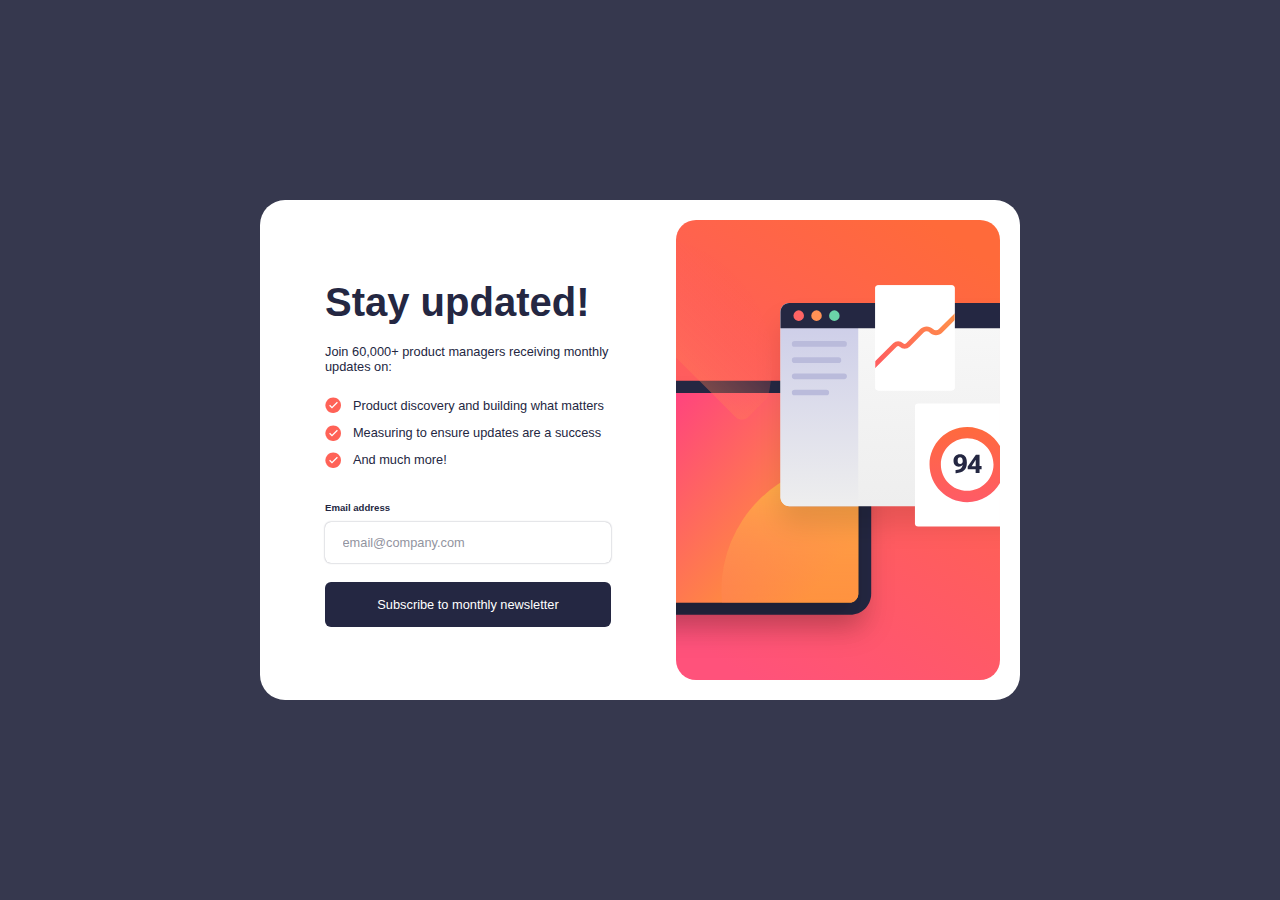
<file: index.html>
<!DOCTYPE html>
<html lang="en">

<head>
  <meta charset="UTF-8">
  <meta name="viewport" content="width=device-width, initial-scale=1.0">

  <link rel="icon" type="image/png" sizes="32x32" href="./assets/images/favicon-32x32.png">

  <link rel="stylesheet" href="styles.css">

  <title>Frontend Mentor | Newsletter sign-up form with success message</title>

</head>

<body>

  <!-- Sign-up form start -->

  <div id="container">
    <div class="card">
      <div class="form_container">
        <h1>Stay updated!</h1>
        <p style="margin-bottom: 20px;">Join 60,000+ product managers receiving monthly updates on:</p>
        <p class="pros"><svg xmlns="http://www.w3.org/2000/svg" viewBox="0 0 80 80"><path fill="hsl(4, 100%, 67%)" d="M40,77.5C19.3,77.5,2.5,60.7,2.5,40S19.3,2.5,40,2.5S77.5,19.3,77.5,40S60.7,77.5,40,77.5z"/><path fill="hsl(4, 100%, 67%)" d="M40,3c20.4,0,37,16.6,37,37S60.4,77,40,77S3,60.4,3,40S19.6,3,40,3 M40,2C19,2,2,19,2,40s17,38,38,38 s38-17,38-38S61,2,40,2L40,2z"/><path fill="#fff" d="M34 56L20.2 42.2 24.5 38 34 47.6 58.2 23.4 62.5 27.6z"/></svg>Product
          discovery and building what matters</p>
        <p class="pros"><svg xmlns="http://www.w3.org/2000/svg" viewBox="0 0 80 80"><path fill="hsl(4, 100%, 67%)" d="M40,77.5C19.3,77.5,2.5,60.7,2.5,40S19.3,2.5,40,2.5S77.5,19.3,77.5,40S60.7,77.5,40,77.5z"/><path fill="hsl(4, 100%, 67%)" d="M40,3c20.4,0,37,16.6,37,37S60.4,77,40,77S3,60.4,3,40S19.6,3,40,3 M40,2C19,2,2,19,2,40s17,38,38,38 s38-17,38-38S61,2,40,2L40,2z"/><path fill="#fff" d="M34 56L20.2 42.2 24.5 38 34 47.6 58.2 23.4 62.5 27.6z"/></svg>Measuring to
          ensure updates are a success</p>
        <p class="pros"><svg xmlns="http://www.w3.org/2000/svg" viewBox="0 0 80 80"><path fill="hsl(4, 100%, 67%)" d="M40,77.5C19.3,77.5,2.5,60.7,2.5,40S19.3,2.5,40,2.5S77.5,19.3,77.5,40S60.7,77.5,40,77.5z"/><path fill="hsl(4, 100%, 67%)" d="M40,3c20.4,0,37,16.6,37,37S60.4,77,40,77S3,60.4,3,40S19.6,3,40,3 M40,2C19,2,2,19,2,40s17,38,38,38 s38-17,38-38S61,2,40,2L40,2z"/><path fill="#fff" d="M34 56L20.2 42.2 24.5 38 34 47.6 58.2 23.4 62.5 27.6z"/></svg>And much more!
        </p>
        <div class="email_n_error"><span>Email address</span><span id="error_text" style="color: hsl(4, 100%, 67%); display: none;">Valid email required</span></div>
        <form>
          <input type="text" name="email" id="email" placeholder="email@company.com" autocomplete="off">
          <input type="submit" name="subscribeBtn" id="subscribeBtn" onclick="validateEmail(event)" value="Subscribe to monthly newsletter">
        </form>
      </div>
      <div class="img_container">
        <img src="assets/images/illustration-sign-up-desktop.svg" alt="illustration-sign-up-desktop">
      </div>
    </div>
  </div>

  <script src="script.js"></script>

</body>

</html>
</file>
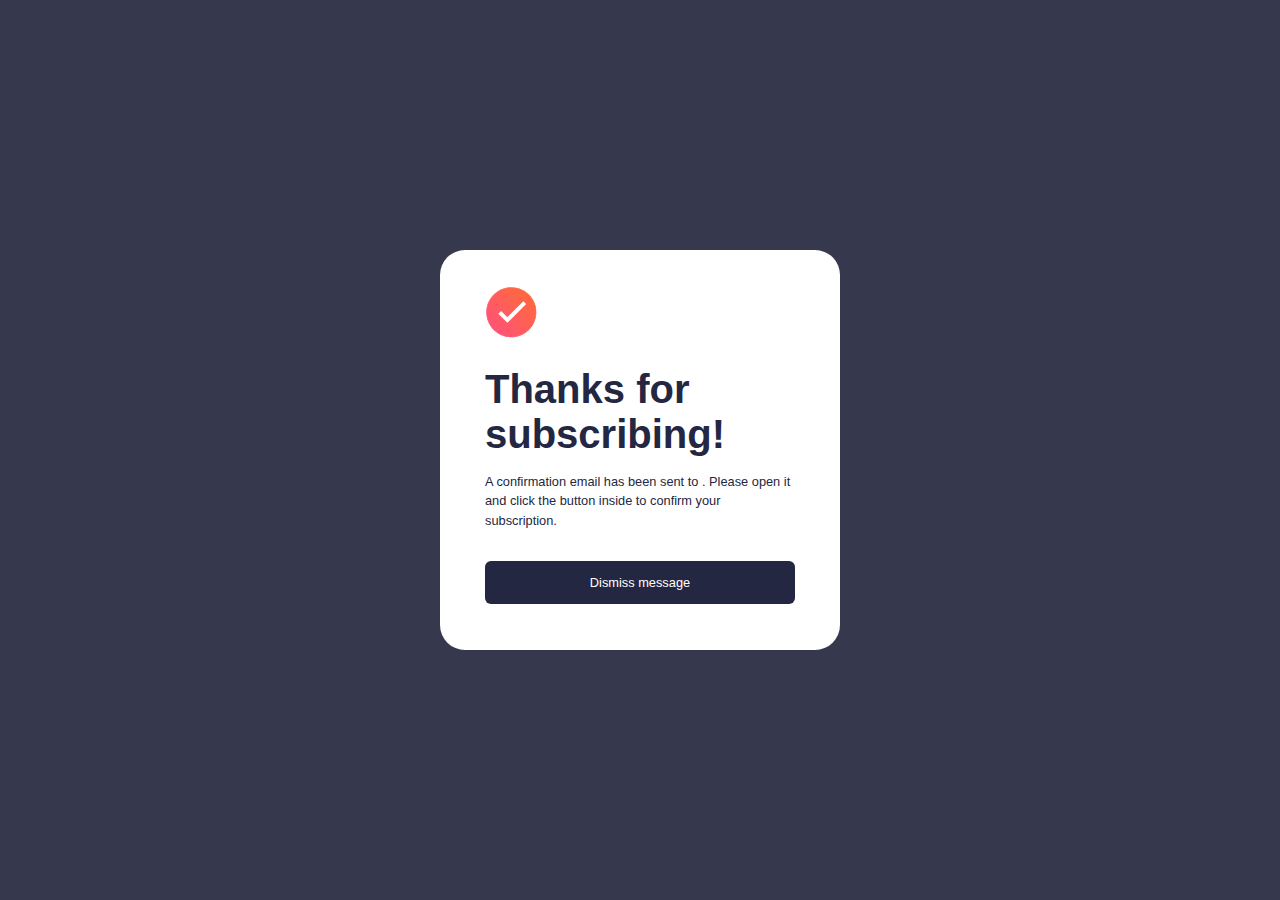
<file: success.html>
<!DOCTYPE html>
<html lang="en">

<head>
    <meta charset="UTF-8">
    <meta name="viewport" content="width=device-width, initial-scale=1.0">
    <link rel="icon" type="image/png" sizes="32x32" href="./assets/images/favicon-32x32.png">

    <link rel="stylesheet" href="styles.css">

    <title>Frontend Mentor | Newsletter sign-up form with success message</title>
</head>

<body>

    <div id="container">
        <div class="success_card">
            <svg xmlns="http://www.w3.org/2000/svg" viewBox="0 0 80 80">
                <!-- Define linear gradient -->
                <defs>
                    <linearGradient id="GradientColor" x1="0%" y1="100%" x2="100%" y2="0%">
                        <stop offset="20%" style="stop-color:#ff5572" />
                        <stop offset="80%" style="stop-color:#ff6742" />
                    </linearGradient>
                </defs>

                <!-- Checkmark paths -->
                <path fill="url(#GradientColor)"
                    d="M40,77.5C19.3,77.5,2.5,60.7,2.5,40S19.3,2.5,40,2.5S77.5,19.3,77.5,40S60.7,77.5,40,77.5z" />
                <path fill="url(#GradientColor)"
                    d="M40,3c20.4,0,37,16.6,37,37S60.4,77,40,77S3,60.4,3,40S19.6,3,40,3 M40,2C19,2,2,19,2,40s17,38,38,38 s38-17,38-38S61,2,40,2L40,2z" />
                <path fill="#fff" d="M34 56L20.2 42.2 24.5 38 34 47.6 58.2 23.4 62.5 27.6z" />
            </svg>
            <h1 class="sub_thx">Thanks for subscribing!</h1>
            <p class="conf_email">A
                confirmation email has been sent to <span id="confirmEmail" style="font-weight: bold;"></span>.
                Please open it and click the button inside to confirm your subscription.
            </p>
            <div class="btn_container">
                <a href="index.html"><button class="dismissBtn">Dismiss message</button></a>
            </div>
        </div>
    </div>

    <script>document.getElementById("confirmEmail").innerHTML = sessionStorage.getItem("email");</script>

</body>

</html>
</file>
<file: styles.css>
* {
    margin: 0;
    padding: 0;
    box-sizing: border-box;
}

@font-face {
    font-family: 'Roboto';
    src: url('assets/fonts/Roboto-Regular.ttf') format('ttf');
    font-weight: normal;
}

@font-face {
    font-family: 'Roboto';
    src: url('assets/fonts/Roboto-Bold.ttf') format('ttf');
    font-weight: bold;
}

html {
    height: 100%;
}

body {
    min-height: 100%;
    font-family: 'Roboto', sans-serif;
    font-weight: normal;
    background-color: hsl(235, 18%, 26%);
}

#container {
    width: 100%;
    height: 100vh;
    display: flex;
    justify-content: center;
    align-items: center;
}

.card {
    width: 100%;
    max-width: 760px;
    height: 500px;
    background-color: hsl(0, 0%, 100%);
    border-radius: 25px;
    margin: 50px;
    display: flex;
    padding: 20px;
}

.form_container {
    width: 55%;
    min-width: 394px;
    order: 1;
    color: hsl(234, 29%, 20%);
    padding: 60px 65px 60px 45px;
    position: relative;
}

.form_container h1 {
    font-size: 2.5rem;
    margin-bottom: 6.5%;
}

.form_container p {
    font-size: 0.8em;
}

.pros {
    margin: 2.8% 0;
}

.pros svg {
    width: 5.75%;
    height: 5.75%;
    position: relative;
    top: 3.5px;
    margin-right: 4%;
}

.email_n_error {
    font-weight: bold;
    font-size: 0.6em;
    margin-top: 12%;
    display: flex;
    justify-content: space-between;
}

.form_container input[type="text"],
.form_container input[type="submit"] {
    width: 100%;
    margin: 3.25% 0;
    border-radius: 6px;
    font-size: 0.8em;
    cursor: pointer;
}

.form_container input[type="text"] {
    border: none;
    box-shadow: 0 0 1.8px hsl(231, 7%, 60%);
    color: hsl(234, 29%, 20%);
    padding: 13px 13px 13px 17.5px;
}

.form_container input[type="text"]::placeholder {
    color: hsl(231, 7%, 60%);
}

.form_container input[type="text"].invalid::placeholder {
    color: hsl(4, 100%, 67%);
}

.form_container input[type="text"]:focus {
    outline: 1px solid hsl(234, 29%, 20%);
}

.form_container input[type="submit"] {
    color: hsl(0, 0%, 100%);
    background-color: hsl(234, 29%, 20%);
    border: none;
    padding: 15px;
}

.form_container input[type="submit"]:hover {
    background: linear-gradient(45deg, #ff5572 20%, #ff6742 80%);
    box-shadow: 0 7.5px 25px #f0a48f;
}

.img_container {
    width: 45%;
    order: 2;
}

.img_container img {
    width: 100%;
    height: 100%;
    object-fit: cover;
    border-radius: 20px;
}

@media screen and (max-width: 810px) {
    body {
        background-color: hsl(0, 0%, 100%);
    }

    .card {
        width: 100%;
        max-width: none;
        margin: 0;
        height: 100%;
        border-radius: 0%;
        flex-direction: column-reverse;
        padding: 0;
    }

    .form_container {
        width: 100%;
        height: 70%;
        padding: 40px 20px 20px;
    }

    .form_container h1 {
        font-size: 7vw;
    }

    .form_container p,
    .form_container input[type="text"],
    .form_container input[type="submit"],
    .email_n_error {
        font-size: 3vw;
    }

    .img_container {
        width: 100%;
        height: 30%;
    }

    .img_container img {
        width: 100%;
        border-radius: 0 0 20px 20px;
    }

    .pros svg {
        width: 5.75%;
        height: 5.75%;
    }
}

/* Success */

.success_card {
    width: 100%;
    max-width: 400px;
    height: 400px;
    background-color: hsl(0, 0%, 100%);
    border-radius: 25px;
    margin: 50px;
    padding: 35px 45px 45px;
}

.success_card svg {
    width: 17%;
    height: 17%;
}

.sub_thx {
    color: hsl(234, 29%, 20%);
    font-size: 2.5rem;
    margin-top: 7.5%;
}

.conf_email {
    color: hsl(234, 29%, 20%);
    font-size: 0.8em;
    line-height: 1.5;
    margin: 5% 0 10%;
}

.dismissBtn {
    width: 100%;
    padding: 4.5%;
    border: none;
    border-radius: 6px;
    background-color: hsl(234, 29%, 20%);
    color: hsl(0, 0%, 100%);
    cursor: pointer;
    font-size: 0.8em;
}

.dismissBtn:hover {
    background: linear-gradient(45deg, #ff5572 20%, #ff6742 80%);
    box-shadow: 0 7.5px 25px #f0a48f;
}

@media screen and (max-width: 810px) {
    body {
        background-color: hsl(0, 0%, 100%);
    }

    .success_card {
        width: 100%;
        max-width: none;
        height: 100%;
        border-radius: 0%;
        margin: 0;
    }

    .success_card svg {
        margin-top: 50px;
    }

    .sub_thx {
        font-size: 10vw;
    }

    .conf_email {
        font-size: 3vw;
        margin-bottom: 125px;
    }

    .dismissBtn {
        font-size: 3vw;
    }
}
</file>
